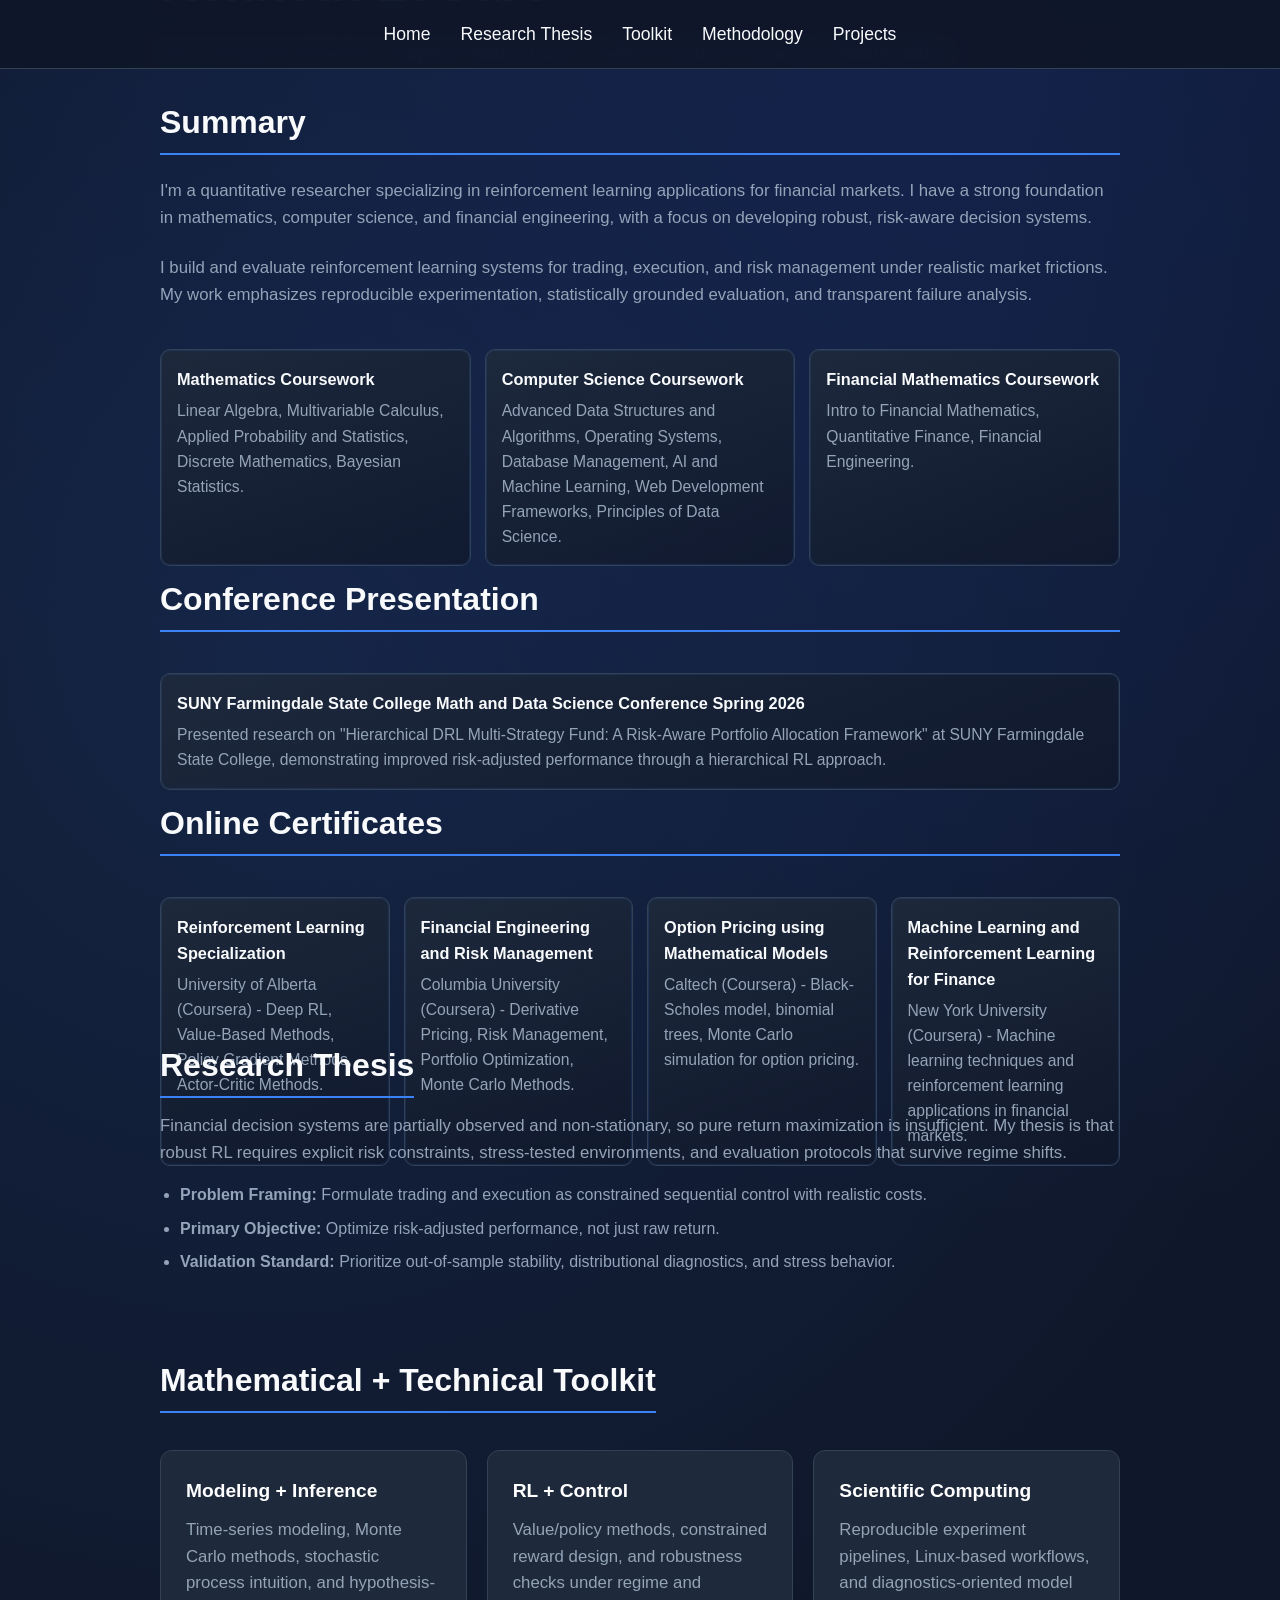
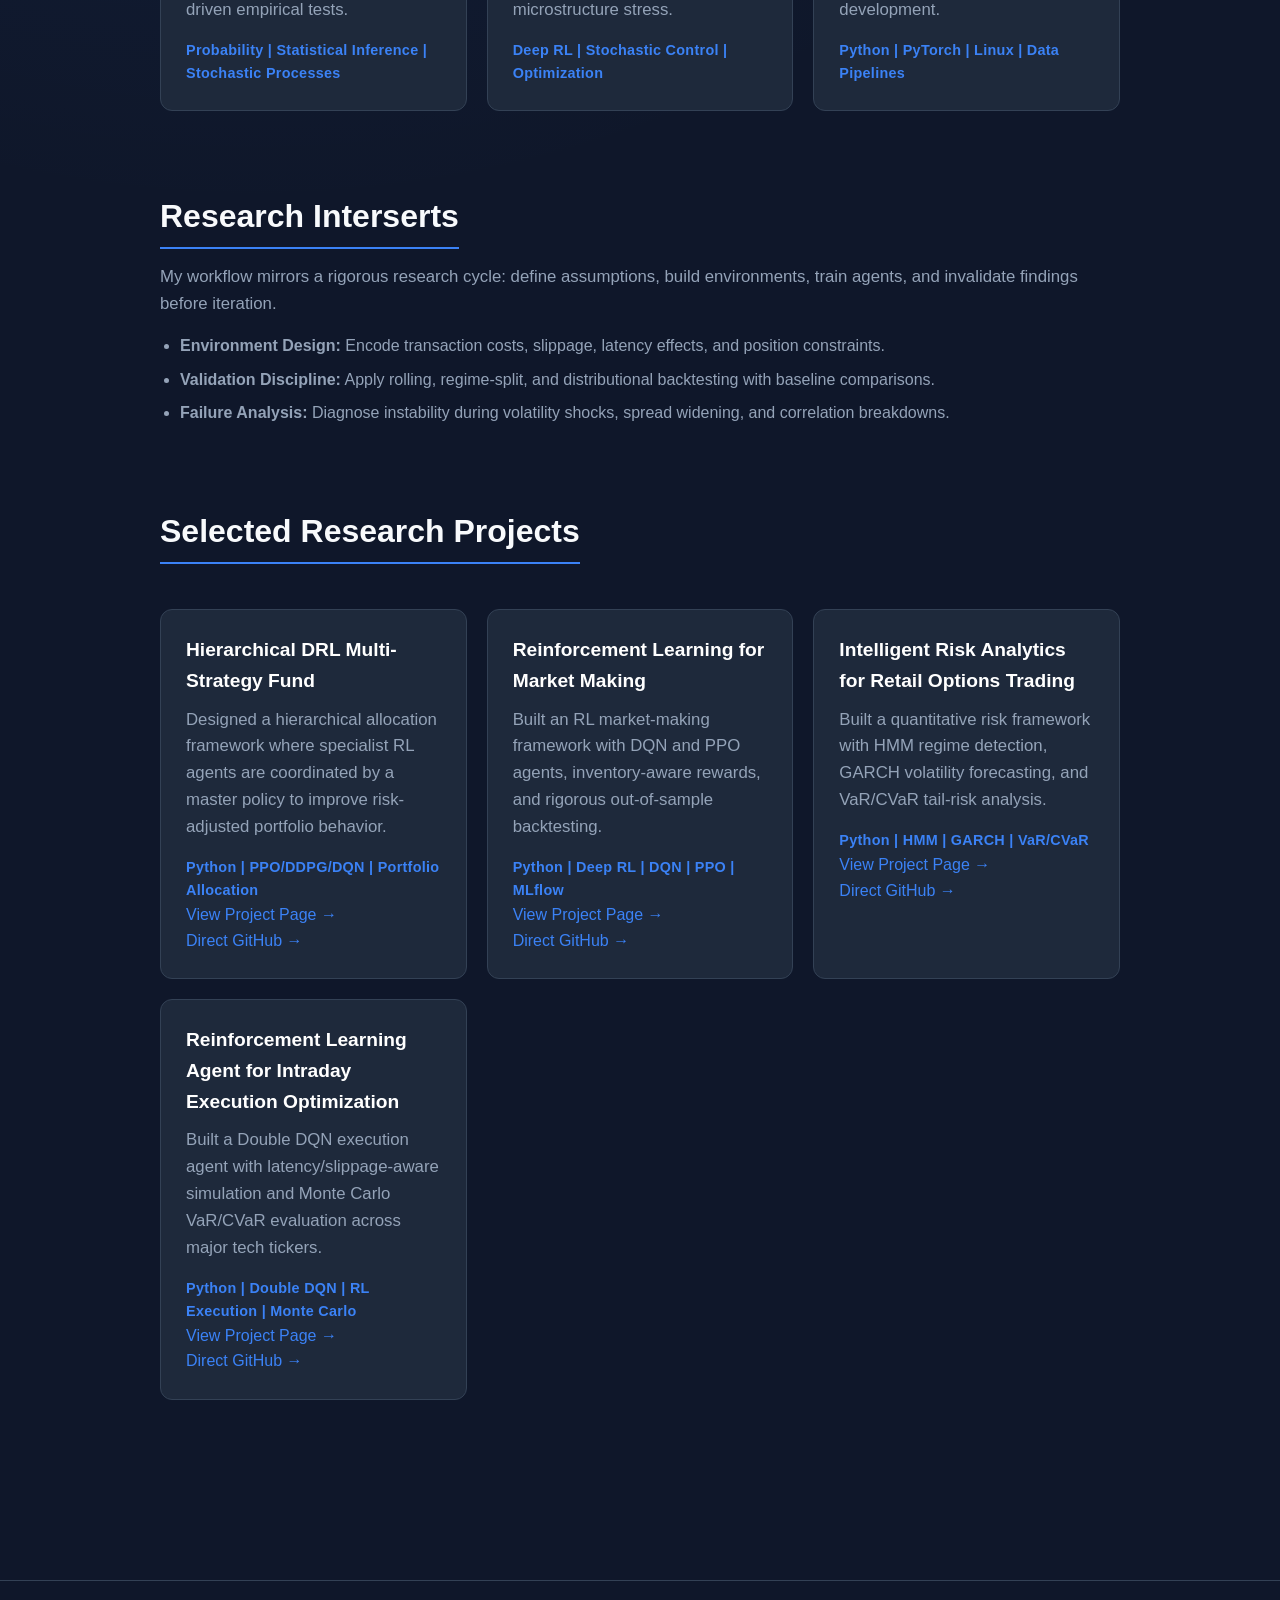
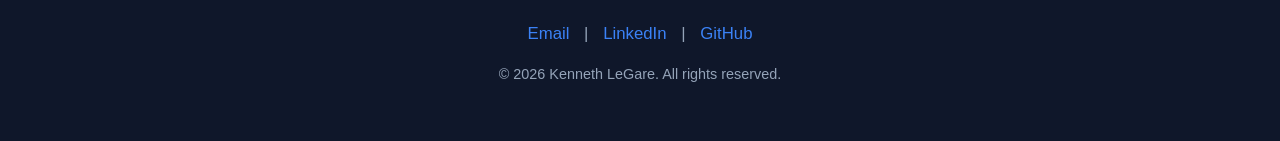
<file: index.html>
<!DOCTYPE html>
<html lang="en">
<head>
    <meta charset="UTF-8">
    <meta name="viewport" content="width=device-width, initial-scale=1.0">
    <meta name="description" content="Portfolio of Kenneth LeGare focused on reinforcement learning for quantitative finance, market microstructure, and risk-aware sequential decision systems.">
    <title>Kenneth LeGare | RL Quant Research Portfolio</title>
    <link rel="stylesheet" href="design.css">
</head>
<body>

    <nav>
        <a href="#hero">Home</a>
        <a href="#thesis">Research Thesis</a>
        <a href="#toolkit">Toolkit</a>
        <a href="#methodology">Methodology</a>
        <a href="#projects">Projects</a>
    </nav>

    <div class="container">
        <section id="hero" class="visible">
            <h1>Kenneth LeGare</h1>
            <div class="subtitle">B.S. Computer Science + Applied Mathematics + Micro Credit in Financial Mathematics </div>
            
            <h2> Summary </h2>
            <p>I'm a quantitative researcher specializing in reinforcement learning applications for financial markets. I have a strong foundation in mathematics, computer science, and financial engineering, with a focus on developing robust, risk-aware decision systems.</p>
            <p>I build and evaluate reinforcement learning systems for trading, execution, and risk management under realistic market frictions. My work emphasizes reproducible experimentation, statistically grounded evaluation, and transparent failure analysis.</p>

            <div class="signal-grid">
                <div class="signal-card">
                    <h3>Mathematics Coursework</h3>
                    <p>Linear Algebra, Multivariable Calculus, Applied Probability and Statistics, Discrete Mathematics, Bayesian Statistics.</p>
                </div>
                <div class="signal-card">
                    <h3>Computer Science Coursework</h3>
                    <p>Advanced Data Structures and Algorithms, Operating Systems, Database Management, AI and Machine Learning, Web Development Frameworks, Principles of Data Science.</p>
                </div>
                <div class="signal-card">
                    <h3>Financial Mathematics Coursework</h3>
                    <p>Intro to Financial Mathematics, Quantitative Finance, Financial Engineering.</p>
                </div>
            </div>

            <h2> Conference Presentation </h2>
            <div class="signal-grid">
                <div class="signal-card">
                    <h3>SUNY Farmingdale State College Math and Data Science Conference Spring 2026</h3>
                    <p>Presented research on "Hierarchical DRL Multi-Strategy Fund: A Risk-Aware Portfolio Allocation Framework" at SUNY Farmingdale State College, demonstrating improved risk-adjusted performance through a hierarchical RL approach.</p>
                </div>
            </div>
            

            <h2>Online Certificates </h2>
            <div class="signal-grid">
                <div class="signal-card">
                    <h3>Reinforcement Learning Specialization</h3>
                    <p>University of Alberta (Coursera) - Deep RL, Value-Based Methods, Policy Gradient Methods, Actor-Critic Methods.</p>
                </div>
                <div class="signal-card">
                    <h3>Financial Engineering and Risk Management</h3>
                    <p>Columbia University (Coursera) - Derivative Pricing, Risk Management, Portfolio Optimization, Monte Carlo Methods.</p>
                </div>
                <div class="signal-card">
                    <h3>Option Pricing using Mathematical Models</h3>
                    <p>Caltech (Coursera) - Black-Scholes model, binomial trees, Monte Carlo simulation for option pricing.</p>
                </div>
                <div class="signal-card">
                    <h3>Machine Learning and Reinforcement Learning for Finance</h3>
                    <p>New York University (Coursera) - Machine learning techniques and reinforcement learning applications in financial markets.</p>
                </div>

        </section>

        <section id="thesis">
            <h2>Research Thesis</h2>
            <p>Financial decision systems are partially observed and non-stationary, so pure return maximization is insufficient. My thesis is that robust RL requires explicit risk constraints, stress-tested environments, and evaluation protocols that survive regime shifts.</p>
            <ul>
                <li><strong>Problem Framing:</strong> Formulate trading and execution as constrained sequential control with realistic costs.</li>
                <li><strong>Primary Objective:</strong> Optimize risk-adjusted performance, not just raw return.</li>
                <li><strong>Validation Standard:</strong> Prioritize out-of-sample stability, distributional diagnostics, and stress behavior.</li>
            </ul>
        </section>

        <section id="toolkit">
            <h2>Mathematical + Technical Toolkit</h2>
            <div class="project-grid compact-grid">
                <div class="project-card">
                    <h3>Modeling + Inference</h3>
                    <p>Time-series modeling, Monte Carlo methods, stochastic process intuition, and hypothesis-driven empirical tests.</p>
                    <div class="tech-stack">Probability | Statistical Inference | Stochastic Processes</div>
                </div>
                <div class="project-card">
                    <h3>RL + Control</h3>
                    <p>Value/policy methods, constrained reward design, and robustness checks under regime and microstructure stress.</p>
                    <div class="tech-stack">Deep RL | Stochastic Control | Optimization</div>
                </div>
                <div class="project-card">
                    <h3>Scientific Computing</h3>
                    <p>Reproducible experiment pipelines, Linux-based workflows, and diagnostics-oriented model development.</p>
                    <div class="tech-stack">Python | PyTorch | Linux | Data Pipelines</div>
                </div>
            </div>
        </section>

        <section id="methodology">
            <h2>Research Interserts</h2>
            <p>My workflow mirrors a rigorous research cycle: define assumptions, build environments, train agents, and invalidate findings before iteration.</p>
            <ul>
                <li><strong>Environment Design:</strong> Encode transaction costs, slippage, latency effects, and position constraints.</li>
                <li><strong>Validation Discipline:</strong> Apply rolling, regime-split, and distributional backtesting with baseline comparisons.</li>
                <li><strong>Failure Analysis:</strong> Diagnose instability during volatility shocks, spread widening, and correlation breakdowns.</li>
            </ul>
        </section>

        <section id="projects">
            <h2>Selected Research Projects</h2>
            <div class="project-grid">
                
                <div class="project-card">
                    <h3>Hierarchical DRL Multi-Strategy Fund</h3>
                    <p>Designed a hierarchical allocation framework where specialist RL agents are coordinated by a master policy to improve risk-adjusted portfolio behavior.</p>
                    <div class="tech-stack">Python | PPO/DDPG/DQN | Portfolio Allocation</div>
                    <a href="projects/Hierarchical_DRL_Multi_Strategy_Fund.html">View Project Page &rarr;</a><br>
                    <a href="https://github.com/DataHiveMind/The_Hierarchical_DRL_Multi_Strategy_Fund_Code" target="_blank" rel="noopener noreferrer">Direct GitHub &rarr;</a>
                </div>

                <div class="project-card">
                    <h3>Reinforcement Learning for Market Making</h3>
                    <p>Built an RL market-making framework with DQN and PPO agents, inventory-aware rewards, and rigorous out-of-sample backtesting.</p>
                    <div class="tech-stack">Python | Deep RL | DQN | PPO | MLflow</div>
                    <a href="projects/Reinforcement_Learning_for_Market_Making.html">View Project Page &rarr;</a><br>
                    <a href="https://github.com/DataHiveMind/Reinforcement_Learning_for_Market_Making" target="_blank" rel="noopener noreferrer">Direct GitHub &rarr;</a>
                </div>

                <div class="project-card">
                    <h3>Intelligent Risk Analytics for Retail Options Trading</h3>
                    <p>Built a quantitative risk framework with HMM regime detection, GARCH volatility forecasting, and VaR/CVaR tail-risk analysis.</p>
                    <div class="tech-stack">Python | HMM | GARCH | VaR/CVaR</div>
                    <a href="projects/Intelligent_Risk_Analytics_for_Retail_Options_Trading.html">View Project Page &rarr;</a><br>
                    <a href="https://github.com/DataHiveMind/Intelligent_Risk_Analytics_for_Retail_Options_Trading" target="_blank" rel="noopener noreferrer">Direct GitHub &rarr;</a>
                </div>

                <div class="project-card">
                    <h3>Reinforcement Learning Agent for Intraday Execution Optimization</h3>
                    <p>Built a Double DQN execution agent with latency/slippage-aware simulation and Monte Carlo VaR/CVaR evaluation across major tech tickers.</p>
                    <div class="tech-stack">Python | Double DQN | RL Execution | Monte Carlo</div>
                    <a href="projects/Reinforcement_Learning_Agent_for_Intraday_Execution_Optimization.html">View Project Page &rarr;</a><br>
                    <a href="https://github.com/DataHiveMind/Reinforcement-Learning-Agent-for-Intraday-Execution-Optimization" target="_blank" rel="noopener noreferrer">Direct GitHub &rarr;</a>
                </div>

            </div>
        </section>
    </div>

    <footer>
        <p>
            <a href="mailto:kennethlegare5@gmail.com">Email</a> | 
            <a href="https://www.linkedin.com/in/kenneth-legare" target="_blank" rel="noopener noreferrer">LinkedIn</a> | 
            <a href="https://github.com/DataHiveMind" target="_blank" rel="noopener noreferrer">GitHub</a>
        </p>
        <p style="margin-top: 10px; font-size: 0.9rem;">© 2026 Kenneth LeGare. All rights reserved.</p>
    </footer>
    <script src="function.js" defer></script>
</body>
</html>
</file>
<file: design.css>
:root {
	--bg-color: #0f172a;
	--text-main: #f8fafc;
	--text-muted: #94a3b8;
	--accent: #3b82f6;
	--card-bg: #1e293b;
	--border: #334155;
	--accent-soft: rgba(59, 130, 246, 0.15);
}

* {
	margin: 0;
	padding: 0;
	box-sizing: border-box;
	font-family: 'Segoe UI', Tahoma, Geneva, Verdana, sans-serif;
}

html {
	scroll-behavior: smooth;
}

body {
	background-color: var(--bg-color);
	color: var(--text-main);
	line-height: 1.6;
	overflow-x: hidden;
	min-height: 100vh;
	background-image:
		radial-gradient(circle at 20% 20%, rgba(59, 130, 246, 0.12), transparent 40%),
		radial-gradient(circle at 80% 0%, rgba(30, 64, 175, 0.22), transparent 35%);
}

h1, h2, h3 {
	color: var(--text-main);
	margin-bottom: 15px;
}

h1 {
	font-size: 3.15rem;
	line-height: 1.2;
	max-width: 16ch;
}

h2 {
	font-size: 2rem;
	border-bottom: 2px solid var(--accent);
	display: inline-block;
	padding-bottom: 5px;
}

p {
	color: var(--text-muted);
	margin-bottom: 15px;
	font-size: 1.05rem;
}

a {
	color: var(--accent);
	text-decoration: none;
	transition: color 0.3s ease;
}

a:hover {
	color: #93c5fd;
}

a:focus-visible {
	outline: 2px solid var(--accent);
	outline-offset: 3px;
	border-radius: 4px;
}

nav {
	position: fixed;
	top: 0;
	width: 100%;
	padding: 20px 50px;
	background: rgba(15, 23, 42, 0.95);
	backdrop-filter: blur(10px);
	display: flex;
	justify-content: center;
	gap: 30px;
	z-index: 1000;
	border-bottom: 1px solid var(--border);
}

nav a {
	color: var(--text-main);
	font-weight: 500;
	font-size: 1.1rem;
}

.container {
	max-width: 1000px;
	margin: 0 auto;
	padding: 110px 20px 50px;
}

section {
	margin-bottom: 80px;
	opacity: 0;
	transform: translateY(20px);
	transition: all 0.6s ease-out;
	scroll-margin-top: 120px;
	position: relative;
}

section.visible {
	opacity: 1;
	transform: translateY(0);
}

#hero {
	height: 100vh;
	display: flex;
	flex-direction: column;
	justify-content: center;
	gap: 8px;
	margin-bottom: 30px;
}

#hero .subtitle {
	color: var(--accent);
	font-size: 1.2rem;
	font-weight: 600;
	margin-bottom: 20px;
}

.eyebrow {
	text-transform: uppercase;
	letter-spacing: 0.08em;
	font-size: 0.8rem;
	font-weight: 600;
	color: #cbd5e1;
	margin-bottom: 10px;
}

ul {
	margin-left: 20px;
	color: var(--text-muted);
	margin-bottom: 20px;
}

li {
	margin-bottom: 8px;
}

.project-grid {
	display: grid;
	grid-template-columns: repeat(auto-fit, minmax(300px, 1fr));
	gap: 20px;
	margin-top: 30px;
}

.chart-grid {
	display: grid;
	grid-template-columns: repeat(auto-fit, minmax(320px, 1fr));
	gap: 20px;
	margin-top: 24px;
}

.chart-panel {
	background-color: var(--card-bg);
	padding: 20px;
	border-radius: 12px;
	border: 1px solid var(--border);
}

.chart-panel h3 {
	font-size: 1.1rem;
	margin-bottom: 12px;
}

.chart-panel img {
	width: 100%;
	height: auto;
	display: block;
	border-radius: 10px;
	border: 1px solid var(--border);
	margin-bottom: 12px;
	background: #0b1220;
}

.chart-summary {
	font-size: 0.98rem;
	margin: 0;
}

.compact-grid {
	margin-top: 22px;
}

.project-card {
	background-color: var(--card-bg);
	padding: 25px;
	border-radius: 12px;
	border: 1px solid var(--border);
	transition: transform 0.3s ease, box-shadow 0.3s ease;
}

.project-card:hover {
	transform: translateY(-5px);
	box-shadow: 0 10px 20px rgba(0, 0, 0, 0.2);
	border-color: var(--accent);
}

.project-card h3 {
	font-size: 1.2rem;
	margin-bottom: 10px;
	color: #fff;
}

.tech-stack {
	font-size: 0.9rem;
	color: var(--accent);
	margin-top: 15px;
	font-weight: 700;
	letter-spacing: 0.02em;
}

.signal-grid {
	display: grid;
	grid-template-columns: repeat(auto-fit, minmax(220px, 1fr));
	gap: 14px;
	margin-top: 18px;
}

.signal-card {
	padding: 16px;
	border: 1px solid var(--border);
	border-radius: 10px;
	background: linear-gradient(160deg, rgba(30, 41, 59, 0.9), rgba(15, 23, 42, 0.8));
	box-shadow: inset 0 0 0 1px var(--accent-soft);
}

.signal-card h3 {
	margin-bottom: 6px;
	font-size: 1.02rem;
}

.signal-card p {
	margin: 0;
	font-size: 0.98rem;
}

footer {
	text-align: center;
	padding: 40px;
	border-top: 1px solid var(--border);
	margin-top: 50px;
}

footer a {
	margin: 0 10px;
}

@media (max-width: 768px) {
	nav {
		padding: 15px;
		flex-wrap: wrap;
		justify-content: center;
		gap: 15px;
	}

	h1 {
		font-size: 2.2rem;
	}

	#hero {
		padding-top: 100px;
		height: auto;
	}

	h2 {
		font-size: 1.65rem;
	}
}
</file>
